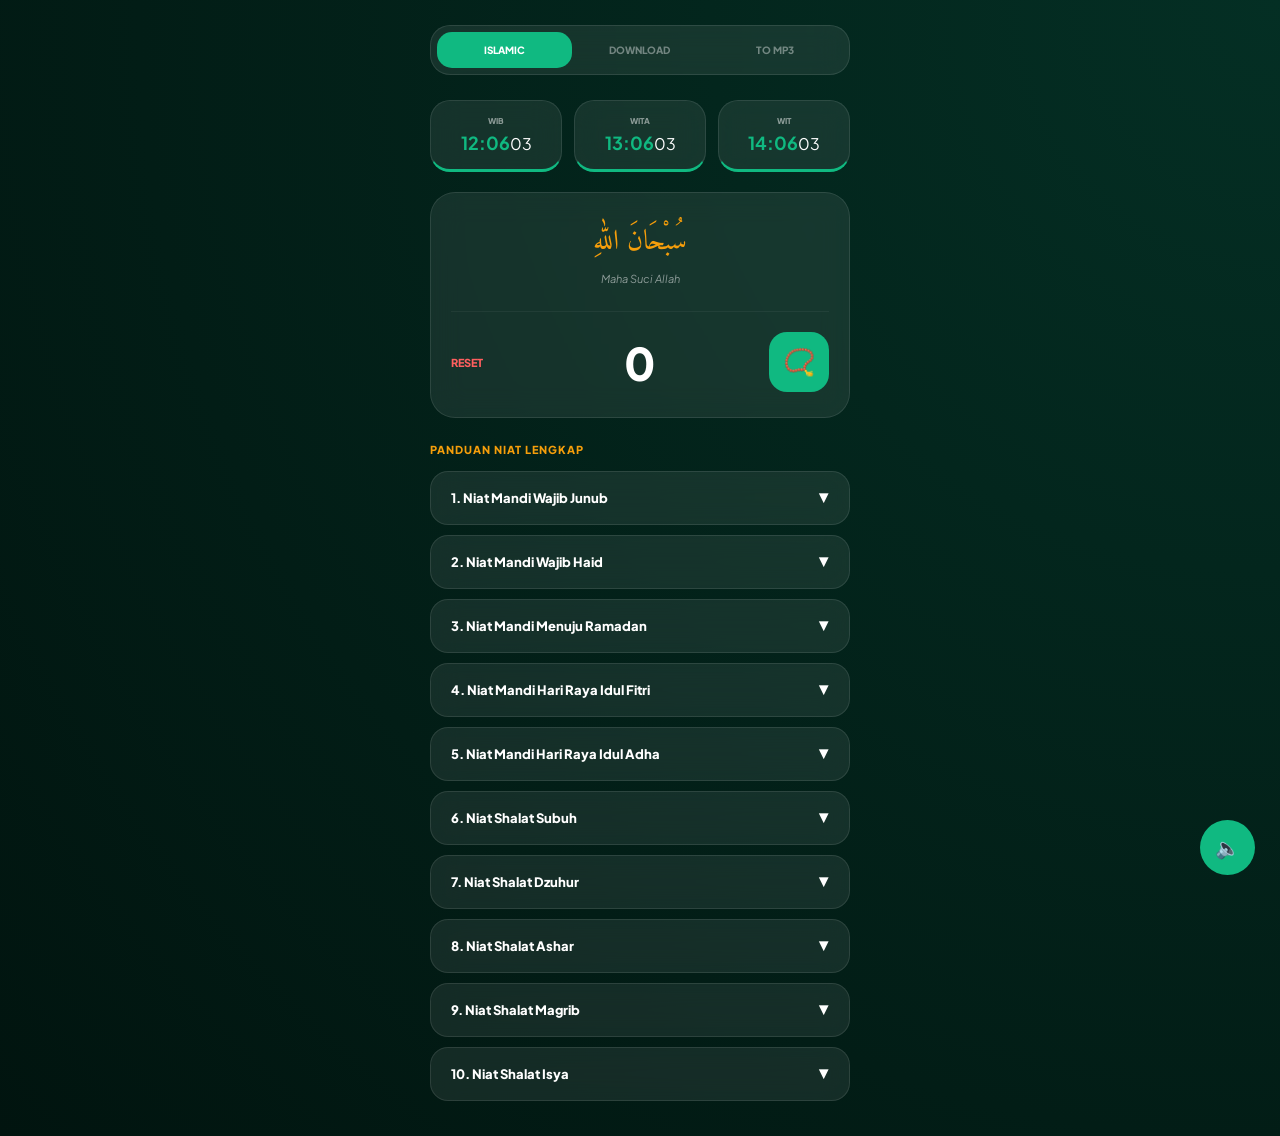
<file: index.html>
<!DOCTYPE html>
<html lang="id">
<head>
    <meta charset="UTF-8">
    <meta name="viewport" content="width=device-width, initial-scale=1.0">
    <title>Hidayah Taqwa V3</title>
    <link rel="stylesheet" href="style.css">
    <link href="https://fonts.googleapis.com/css2?family=Plus+Jakarta+Sans:wght@300;400;600;800&family=Amiri&display=swap" rel="stylesheet">
</head>
<body>

<div class="container">
    <div class="top-nav glass-solid">
        <div class="nav-item active" onclick="switchTab('islamic', this)">ISLAMIC</div>
        <div class="nav-item" onclick="switchTab('download', this)">DOWNLOAD</div>
        <div class="nav-item" onclick="switchTab('convert', this)">TO MP3</div>
    </div>

    <div id="islamic-section">
        <div class="jam-container">
            <div class="jam-card glass-solid"><label>WIB</label><b id="wib">00:00</b><span id="swib">00</span></div>
            <div class="jam-card glass-solid"><label>WITA</label><b id="wita">00:00</b><span id="swita">00</span></div>
            <div class="jam-card glass-solid"><label>WIT</label><b id="wit">00:00</b><span id="swit">00</span></div>
        </div>

        <div class="tasbih-card glass-solid">
            <div class="zikir-header">
                <p id="zikir-arab">سُبْحَانَ اللهِ</p>
                <p id="zikir-arti">Maha Suci Allah</p>
            </div>
            <div class="tasbih-simetris">
                <div class="reset-link" onclick="openModal()">RESET</div>
                <div id="counter">0</div>
                <button id="hit-btn" onclick="countT()">📿</button>
            </div>
        </div>

        <div class="section-title">PANDUAN NIAT LENGKAP</div>
        <div id="niat-list-container"></div>
    </div>

    <div id="download-section" style="display:none">
        <div class="dl-card glass-solid">
            <input type="text" id="dlInput" placeholder="Tempel Link TikTok...">
            <button onclick="fetchTikTok()" id="main-dl-btn">DOWNLOAD</button>
            <div id="dl-res"></div>
        </div>
    </div>

    <div id="convert-section" style="display:none">
        <div class="convert-box glass-solid">
            <label class="upload-area">
                <input type="file" id="audioUpload" accept="audio/*,video/*" hidden onchange="handleMp3(this)">
                <div class="upload-icon">📁</div>
                <span id="file-name">PILIH FILE (MP4, OPUS, M4A)</span>
            </label>
            <div id="mp3-dl-zone" style="display:none; margin-top:20px;">
                <button class="action-btn gold" onclick="downloadAsMp3()">SAVE AS MP3</button>
            </div>
        </div>
    </div>
</div>

<div id="custom-modal" class="modal-overlay">
    <div class="modal-box glass-solid">
        <h3>RESET DZIKIR?</h3>
        <p>Apakah anda ingin reset dzikir?</p>
        <div class="modal-btns">
            <button class="btn-no" onclick="closeModal()">TIDAK</button>
            <button class="btn-yes" onclick="confirmReset()">IYA</button>
        </div>
    </div>
</div>

<div class="float-music">
    <button id="music-btn" class="muted" onclick="toggleM()"><span id="music-icon">🔈</span></button>
</div>

<audio id="audio-src" loop src="https://files.catbox.moe/chazip.opus"></audio>
<script src="script.js"></script>
</body>
</html>
</file>
<file: style.css>
:root { --primary: #10b981; --dark: #01140f; --gold: #f59e0b; --glass: rgba(255, 255, 255, 0.08); }
* { box-sizing: border-box; -webkit-tap-highlight-color: transparent; }
body { margin: 0; background: var(--dark); color: white; font-family: 'Plus Jakarta Sans', sans-serif; background-image: radial-gradient(circle at top right, #042f24, #01140f); min-height: 100vh; overflow-x: hidden; }
.container { padding: 25px 15px; max-width: 450px; margin: 0 auto; }
.glass-solid { background: var(--glass); backdrop-filter: blur(15px); border: 1px solid rgba(255,255,255,0.1); border-radius: 20px; }

/* NAV */
.top-nav { display: flex; padding: 6px; margin-bottom: 25px; }
.nav-item { flex: 1; text-align: center; padding: 12px; font-size: 10px; font-weight: 800; color: rgba(255,255,255,0.4); cursor: pointer; }
.nav-item.active { background: var(--primary); color: white; border-radius: 15px; }

/* JAM */
.jam-container { display: grid; grid-template-columns: repeat(3, 1fr); gap: 12px; margin-bottom: 20px; }
.jam-card { padding: 15px 5px; text-align: center; border-bottom: 3px solid var(--primary); }
.jam-card label { display: block; font-size: 8px; font-weight: 800; opacity: 0.5; margin-bottom: 5px; }
.jam-card b { font-size: 18px; color: var(--primary); }

/* TASBIH SIMETRIS */
.tasbih-card { padding: 25px 20px; margin-bottom: 25px; border-radius: 25px; }
.zikir-header { text-align: center; border-bottom: 1px solid rgba(255,255,255,0.05); padding-bottom: 15px; margin-bottom: 20px; }
#zikir-arab { font-family: 'Amiri', serif; font-size: 28px; color: var(--gold); margin: 0; }
#zikir-arti { font-size: 11px; opacity: 0.5; font-style: italic; margin-top: 5px; }
.tasbih-simetris { display: grid; grid-template-columns: 1fr 1fr 1fr; align-items: center; justify-items: center; }
.reset-link { justify-self: start; font-size: 11px; font-weight: 800; color: #ff5f5f; cursor: pointer; }
#counter { font-size: 45px; font-weight: 800; }
#hit-btn { justify-self: end; width: 60px; height: 60px; background: var(--primary); border: none; border-radius: 18px; font-size: 26px; }

/* NIAT */
.section-title { font-size: 11px; font-weight: 800; color: var(--gold); margin-bottom: 15px; letter-spacing: 1px; }
.niat-item { margin-bottom: 10px; border-radius: 18px; overflow: hidden; }
.niat-trigger { padding: 18px 20px; display: flex; justify-content: space-between; font-weight: 800; font-size: 13px; cursor: pointer; }
.niat-content { max-height: 0; overflow: hidden; transition: 0.4s ease; background: rgba(0,0,0,0.2); }
.niat-content.open { padding: 20px; max-height: 500px; }
.arab { font-family: 'Amiri', serif; font-size: 24px; text-align: right; color: var(--gold); direction: rtl; }

/* DOWNLOAD */
.dl-card { padding: 20px; text-align: center; }
#dlInput { width: 100%; padding: 15px; border-radius: 12px; background: rgba(0,0,0,0.3); border: 1px solid rgba(255,255,255,0.1); color: white; margin-bottom: 15px; }
#main-dl-btn { width: 100%; padding: 15px; border-radius: 12px; background: var(--primary); color: white; border: none; font-weight: 800; }
.video-preview { width: 100%; border-radius: 15px; margin: 15px 0; border: 1px solid var(--primary); }
.slide-container { display: flex; overflow-x: auto; gap: 10px; padding-bottom: 10px; }
.slide-item { flex: 0 0 80%; }
.slide-item img { width: 100%; border-radius: 15px; border: 1px solid var(--primary); }
.dl-per-foto { display: block; background: var(--primary); color: white; padding: 8px; border-radius: 8px; text-decoration: none; font-size: 10px; margin-top: 5px; font-weight: 800; }
.caption-box { font-size: 11px; background: rgba(0,0,0,0.3); padding: 12px; border-radius: 10px; text-align: left; margin: 10px 0; border-left: 3px solid var(--primary); }
.download-links { display: grid; grid-template-columns: 1fr 1fr; gap: 10px; }
.action-btn { background: var(--primary); color: white; padding: 15px; border-radius: 12px; font-weight: 800; font-size: 11px; text-decoration: none; text-align: center; }
.action-btn.gold { background: var(--gold); }

/* CONVERT */
.convert-box { padding: 30px; }
.upload-area { display: flex; flex-direction: column; align-items: center; border: 2px dashed var(--primary); padding: 40px; border-radius: 20px; background: rgba(16,185,129,0.05); cursor: pointer; }
.upload-icon { font-size: 40px; margin-bottom: 10px; }
#file-name { font-size: 11px; font-weight: 800; color: var(--primary); }

/* MODAL */
.modal-overlay { position: fixed; top: 0; left: 0; width: 100%; height: 100%; background: rgba(0,0,0,0.8); display: none; align-items: center; justify-content: center; z-index: 100; }
.modal-box { width: 85%; max-width: 350px; padding: 30px; text-align: center; }
.modal-btns { display: flex; gap: 10px; margin-top: 20px; }
.modal-btns button { flex: 1; padding: 12px; border-radius: 12px; border: none; font-weight: 800; cursor: pointer; }
.btn-no { background: #333; color: white; }
.btn-yes { background: var(--primary); color: white; }

.float-music { position: fixed; bottom: 25px; right: 25px; }
#music-btn { width: 55px; height: 55px; background: var(--primary); border: none; border-radius: 50%; font-size: 20px; }
</file>
